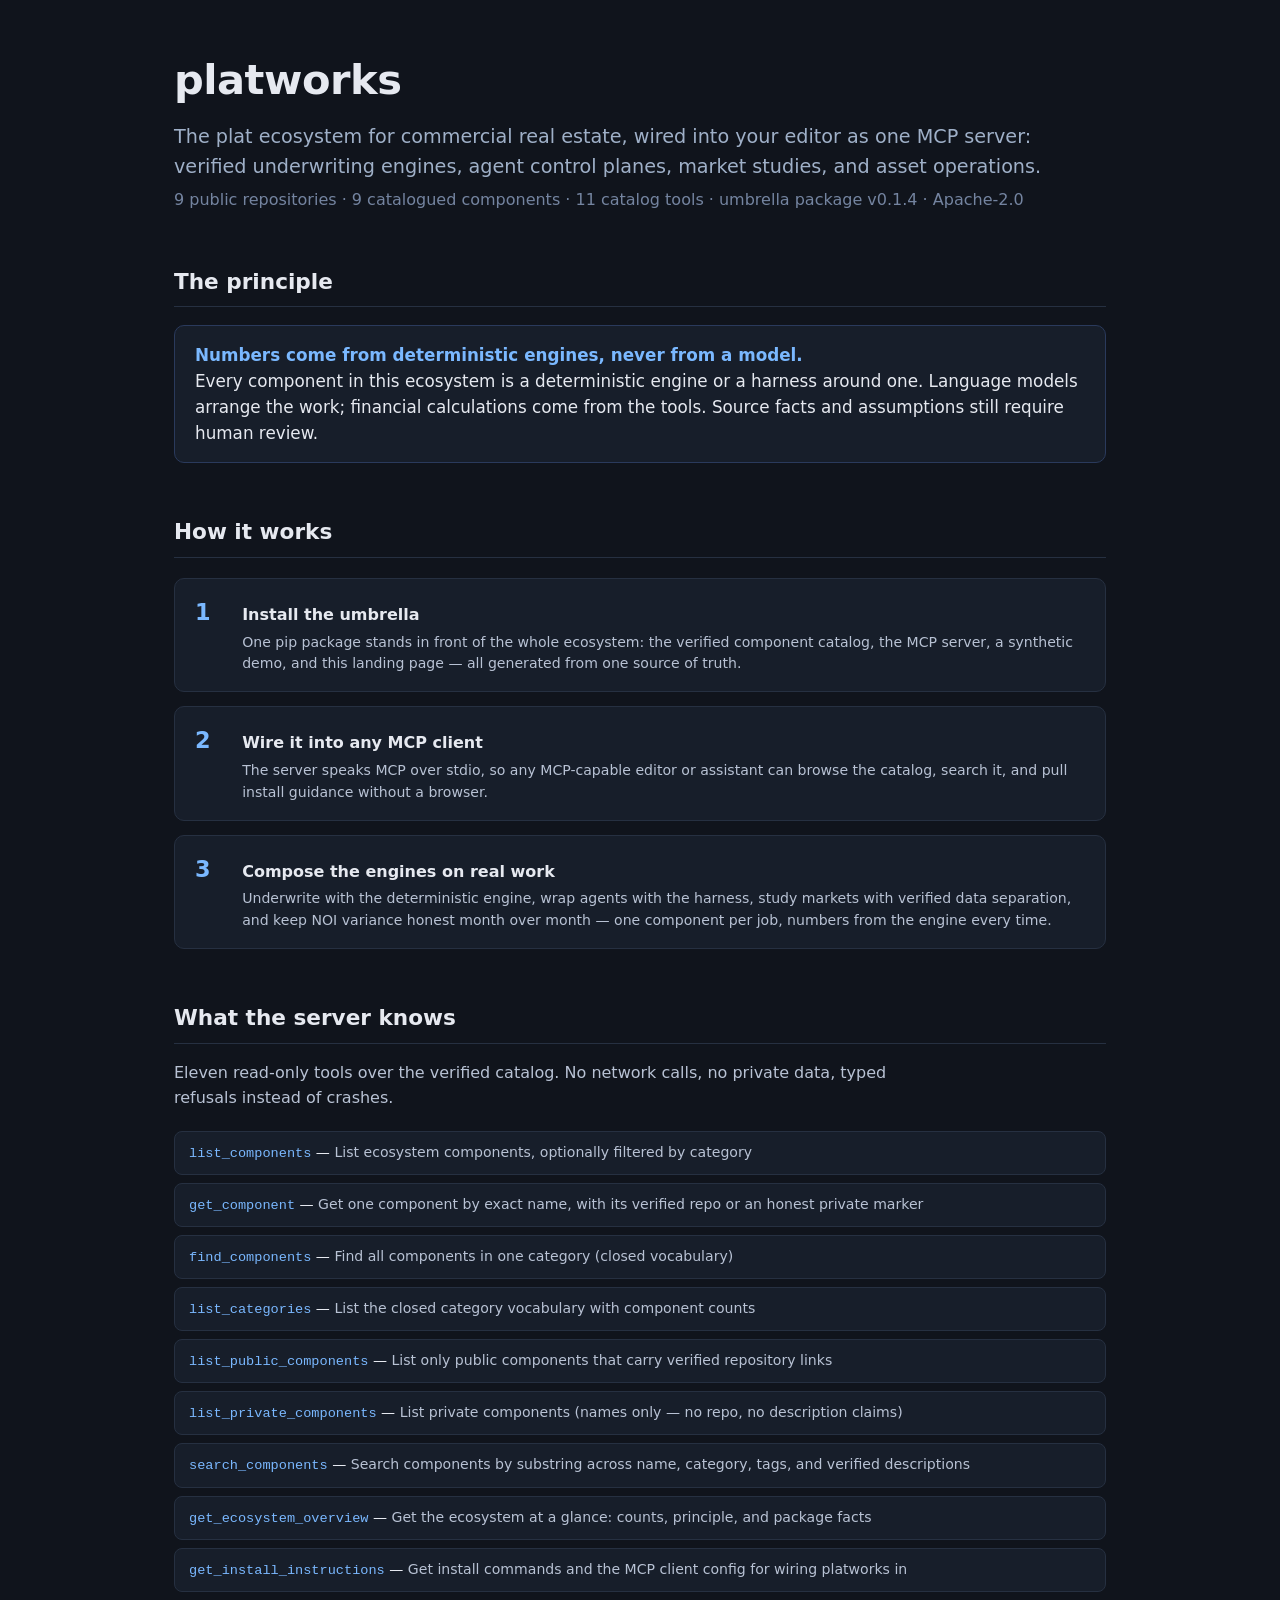
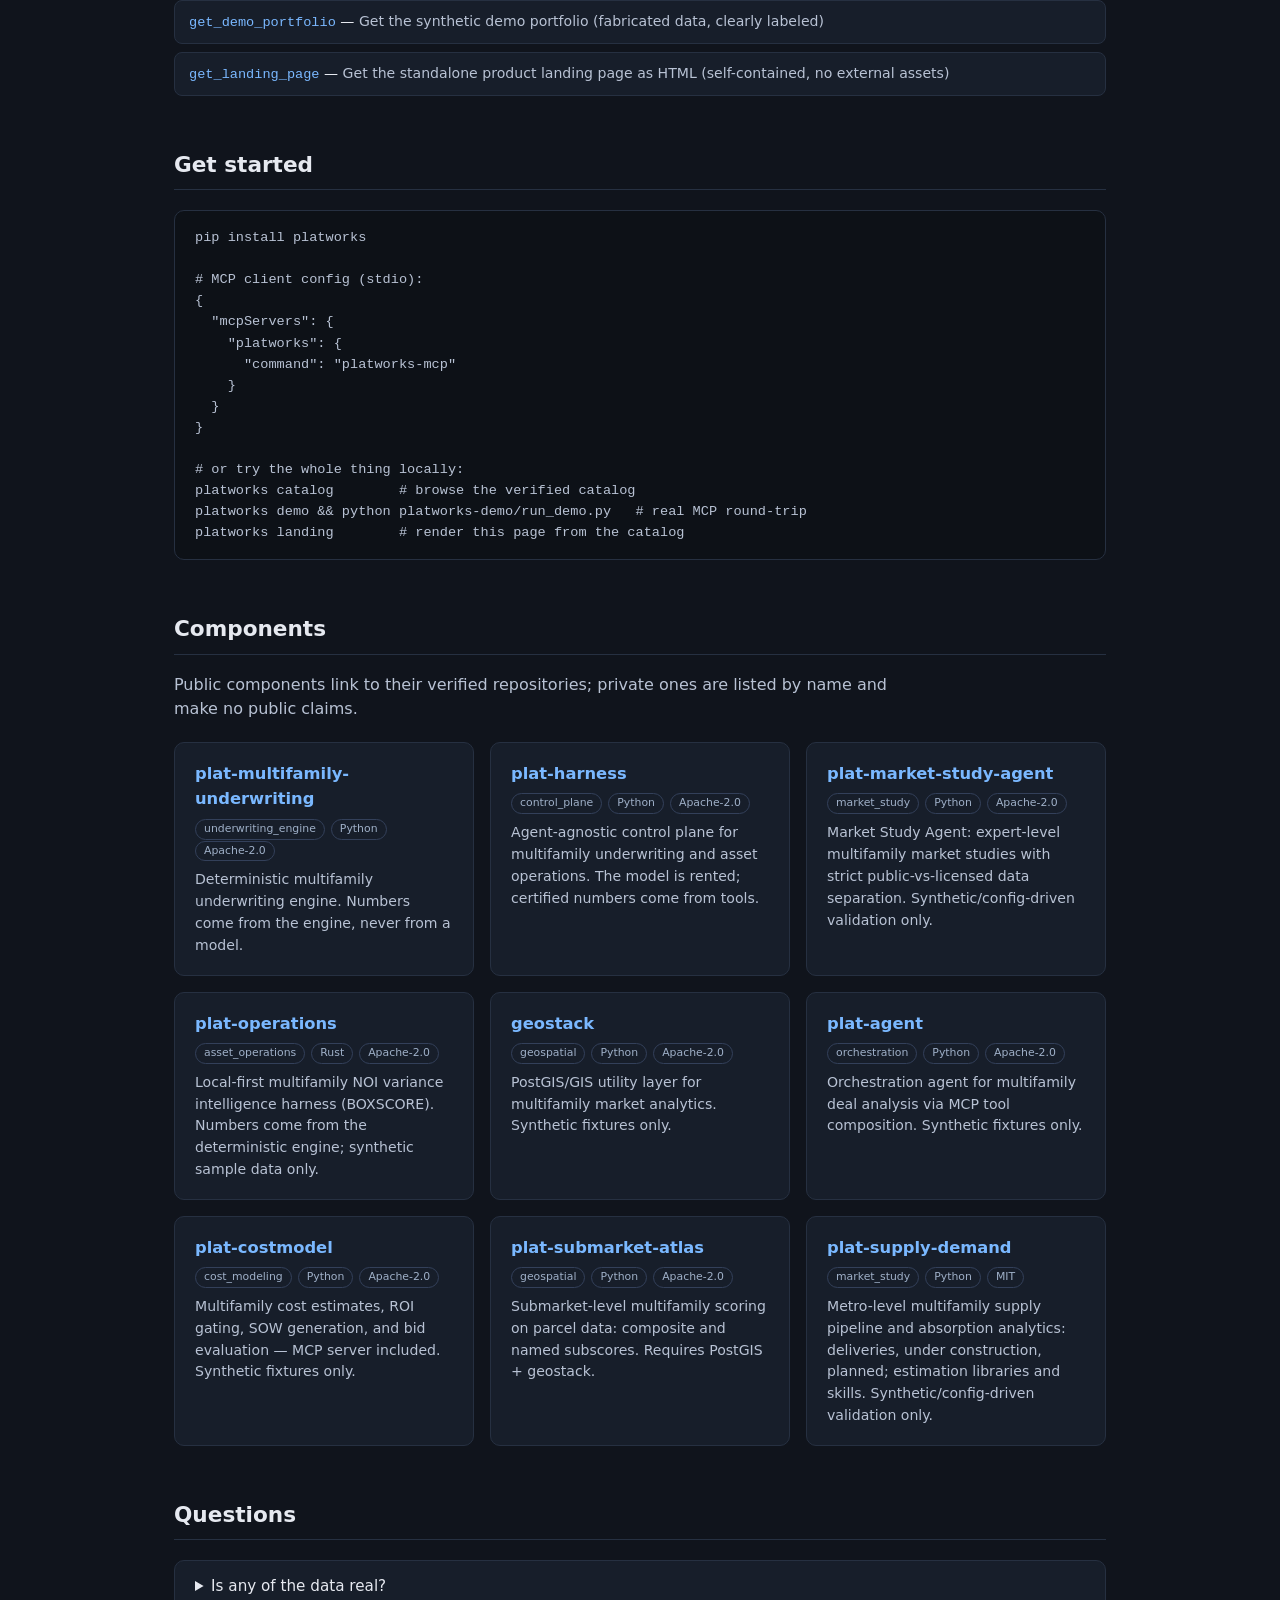
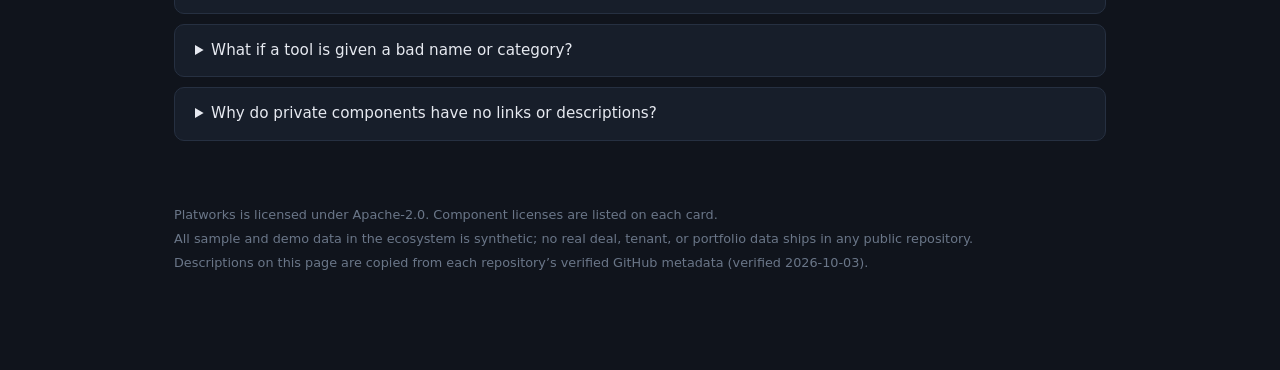
<file: docs/index.html>
<!DOCTYPE html>
<html lang="en">
<head>
<meta charset="utf-8">
<meta name="viewport" content="width=device-width, initial-scale=1">
<title>platworks — the plat ecosystem, one MCP server</title>
<style>
:root { color-scheme: light dark; }
* { box-sizing: border-box; }
body {
  font-family: system-ui, -apple-system, "Segoe UI", sans-serif;
  margin: 0; background: #10141c; color: #e6e9f0; line-height: 1.55;
}
.wrap { max-width: 980px; margin: 0 auto; padding: 48px 24px 96px; }
header h1 { font-size: 2.6rem; margin: 0 0 10px; letter-spacing: -0.5px; }
header p.tagline { font-size: 1.2rem; color: #9fb0c8; margin: 0 0 6px; }
header p.sub { color: #7484a0; margin: 0; }
section { margin-top: 52px; }
h2 { font-size: 1.35rem; border-bottom: 1px solid #263041; padding-bottom: 8px; }
p.lead { color: #b8c2d4; font-size: 1.0rem; max-width: 72ch; }
.principle {
  background: #171e2a; border: 1px solid #2a3a5c; border-radius: 10px;
  padding: 16px 20px; margin-top: 18px; font-size: 1.05rem;
}
.principle strong { color: #7ab8ff; }
.steps { display: grid; gap: 14px; margin-top: 20px; }
.step {
  display: flex; gap: 16px; align-items: baseline;
  background: #171e2a; border: 1px solid #263041; border-radius: 10px;
  padding: 16px 20px;
}
.step .num {
  font-size: 1.4rem; font-weight: 700; color: #7ab8ff; min-width: 2ch;
}
.step h3 { margin: 0 0 4px; font-size: 1.0rem; }
.step p { margin: 0; font-size: 0.88rem; color: #b8c2d4; }
.tool-list { display: grid; gap: 8px; margin-top: 20px; }
.tool {
  background: #171e2a; border: 1px solid #263041; border-radius: 8px;
  padding: 10px 14px; font-size: 0.88rem;
}
.tool code {
  color: #7ab8ff; font-size: 0.85rem; font-family: ui-monospace,
  "SF Mono", Menlo, Consolas, monospace;
}
.tool span { color: #b8c2d4; }
.install {
  background: #0d1117; border: 1px solid #263041; border-radius: 10px;
  padding: 16px 20px; margin-top: 20px; font-family: ui-monospace,
  "SF Mono", Menlo, Consolas, monospace; font-size: 0.85rem;
  color: #b8c2d4; white-space: pre; overflow-x: auto;
}
.grid {
  display: grid; grid-template-columns: repeat(auto-fill, minmax(280px, 1fr));
  gap: 16px; margin-top: 20px;
}
.card {
  background: #171e2a; border: 1px solid #263041; border-radius: 10px;
  padding: 18px 20px;
}
.card h3 { margin: 0 0 6px; font-size: 1.02rem; }
.card h3 a { color: #7ab8ff; text-decoration: none; }
.card h3 a:hover { text-decoration: underline; }
.card .meta { font-size: 0.78rem; color: #7484a0; margin-bottom: 8px; }
.card p { margin: 0; font-size: 0.88rem; color: #b8c2d4; }
.card.private { background: #141821; border-style: dashed; }
.card.private p { color: #6a7688; font-style: italic; }
.badge {
  display: inline-block; font-size: 0.68rem; padding: 1px 8px;
  border-radius: 999px; border: 1px solid #33405a; color: #9fb0c8;
  margin-right: 6px;
}
.faq { margin-top: 20px; }
.faq details {
  background: #171e2a; border: 1px solid #263041; border-radius: 10px;
  padding: 14px 20px; margin-bottom: 10px;
}
.faq summary { font-size: 0.95rem; color: #e6e9f0; cursor: pointer; }
.faq details p { margin: 10px 0 0; font-size: 0.88rem; color: #b8c2d4; }
footer { margin-top: 64px; color: #6a7688; font-size: 0.8rem; }
footer p { margin: 4px 0; }
</style>
</head>
<body>
<div class="wrap">
<header>
<h1>platworks</h1>
<p class="tagline">The plat ecosystem for commercial real estate, wired
into your editor as one MCP server: verified underwriting engines,
agent control planes, market studies, and asset operations.</p>
<p class="sub">9 public repositories &middot; 9
catalogued components &middot; 11 catalog tools &middot; umbrella
package v0.1.4 &middot; Apache-2.0</p>
</header>

<section>
<h2>The principle</h2>
<div class="principle">
<strong>Numbers come from deterministic engines, never from a model.</strong><br>
Every component in this ecosystem is a deterministic engine or a
harness around one. Language models arrange the work; financial calculations
come from the tools. Source facts and assumptions still require human review.
</div>
</section>

<section>
<h2>How it works</h2>
<div class="steps">
<div class="step"><div class="num">1</div><div>
<h3>Install the umbrella</h3>
<p>One pip package stands in front of the whole ecosystem: the verified
component catalog, the MCP server, a synthetic demo, and this landing
page — all generated from one source of truth.</p>
</div></div>
<div class="step"><div class="num">2</div><div>
<h3>Wire it into any MCP client</h3>
<p>The server speaks MCP over stdio, so any MCP-capable editor or
assistant can browse the catalog, search it, and pull install guidance
without a browser.</p>
</div></div>
<div class="step"><div class="num">3</div><div>
<h3>Compose the engines on real work</h3>
<p>Underwrite with the deterministic engine, wrap agents with the
harness, study markets with verified data separation, and keep NOI
variance honest month over month — one component per job, numbers
from the engine every time.</p>
</div></div>
</div>
</section>

<section>
<h2>What the server knows</h2>
<p class="lead">Eleven read-only tools over the verified catalog. No
network calls, no private data, typed refusals instead of crashes.</p>
<div class="tool-list">
<div class="tool"><code>list_components</code> &mdash; <span>List ecosystem components, optionally filtered by category</span></div><div class="tool"><code>get_component</code> &mdash; <span>Get one component by exact name, with its verified repo or an honest private marker</span></div><div class="tool"><code>find_components</code> &mdash; <span>Find all components in one category (closed vocabulary)</span></div><div class="tool"><code>list_categories</code> &mdash; <span>List the closed category vocabulary with component counts</span></div><div class="tool"><code>list_public_components</code> &mdash; <span>List only public components that carry verified repository links</span></div><div class="tool"><code>list_private_components</code> &mdash; <span>List private components (names only — no repo, no description claims)</span></div><div class="tool"><code>search_components</code> &mdash; <span>Search components by substring across name, category, tags, and verified descriptions</span></div><div class="tool"><code>get_ecosystem_overview</code> &mdash; <span>Get the ecosystem at a glance: counts, principle, and package facts</span></div><div class="tool"><code>get_install_instructions</code> &mdash; <span>Get install commands and the MCP client config for wiring platworks in</span></div><div class="tool"><code>get_demo_portfolio</code> &mdash; <span>Get the synthetic demo portfolio (fabricated data, clearly labeled)</span></div><div class="tool"><code>get_landing_page</code> &mdash; <span>Get the standalone product landing page as HTML (self-contained, no external assets)</span></div>
</div>
</section>

<section>
<h2>Get started</h2>
<div class="install">pip install platworks

# MCP client config (stdio):
{
  "mcpServers": {
    "platworks": {
      "command": "platworks-mcp"
    }
  }
}

# or try the whole thing locally:
platworks catalog        # browse the verified catalog
platworks demo &amp;&amp; python platworks-demo/run_demo.py   # real MCP round-trip
platworks landing        # render this page from the catalog</div>
</section>

<section>
<h2>Components</h2>
<p class="lead">Public components link to their verified repositories;
private ones are listed by name and make no public claims.</p>
<div class="grid">
<div class="card"><h3><a href="https://github.com/paintbrushv/plat-multifamily-underwriting">plat-multifamily-underwriting</a></h3><div class="meta"><span class="badge">underwriting_engine</span><span class="badge">Python</span><span class="badge">Apache-2.0</span></div><p>Deterministic multifamily underwriting engine. Numbers come from the engine, never from a model.</p></div><div class="card"><h3><a href="https://github.com/paintbrushv/plat-harness">plat-harness</a></h3><div class="meta"><span class="badge">control_plane</span><span class="badge">Python</span><span class="badge">Apache-2.0</span></div><p>Agent-agnostic control plane for multifamily underwriting and asset operations. The model is rented; certified numbers come from tools.</p></div><div class="card"><h3><a href="https://github.com/paintbrushv/plat-market-study-agent">plat-market-study-agent</a></h3><div class="meta"><span class="badge">market_study</span><span class="badge">Python</span><span class="badge">Apache-2.0</span></div><p>Market Study Agent: expert-level multifamily market studies with strict public-vs-licensed data separation. Synthetic/config-driven validation only.</p></div><div class="card"><h3><a href="https://github.com/paintbrushv/plat-operations">plat-operations</a></h3><div class="meta"><span class="badge">asset_operations</span><span class="badge">Rust</span><span class="badge">Apache-2.0</span></div><p>Local-first multifamily NOI variance intelligence harness (BOXSCORE). Numbers come from the deterministic engine; synthetic sample data only.</p></div><div class="card"><h3><a href="https://github.com/paintbrushv/geostack">geostack</a></h3><div class="meta"><span class="badge">geospatial</span><span class="badge">Python</span><span class="badge">Apache-2.0</span></div><p>PostGIS/GIS utility layer for multifamily market analytics. Synthetic fixtures only.</p></div><div class="card"><h3><a href="https://github.com/paintbrushv/plat-agent">plat-agent</a></h3><div class="meta"><span class="badge">orchestration</span><span class="badge">Python</span><span class="badge">Apache-2.0</span></div><p>Orchestration agent for multifamily deal analysis via MCP tool composition. Synthetic fixtures only.</p></div><div class="card"><h3><a href="https://github.com/paintbrushv/plat-costmodel">plat-costmodel</a></h3><div class="meta"><span class="badge">cost_modeling</span><span class="badge">Python</span><span class="badge">Apache-2.0</span></div><p>Multifamily cost estimates, ROI gating, SOW generation, and bid evaluation — MCP server included. Synthetic fixtures only.</p></div><div class="card"><h3><a href="https://github.com/paintbrushv/plat-submarket-atlas">plat-submarket-atlas</a></h3><div class="meta"><span class="badge">geospatial</span><span class="badge">Python</span><span class="badge">Apache-2.0</span></div><p>Submarket-level multifamily scoring on parcel data: composite and named subscores. Requires PostGIS + geostack.</p></div><div class="card"><h3><a href="https://github.com/paintbrushv/plat-supply-demand">plat-supply-demand</a></h3><div class="meta"><span class="badge">market_study</span><span class="badge">Python</span><span class="badge">MIT</span></div><p>Metro-level multifamily supply pipeline and absorption analytics: deliveries, under construction, planned; estimation libraries and skills. Synthetic/config-driven validation only.</p></div>
</div>

</section>

<section>
<h2>Questions</h2>
<div class="faq">
<details>
<summary>Is any of the data real?</summary>
<p>No. The demo portfolio is fabricated end to end — invented
properties, cities, and numbers — and is labeled synthetic everywhere
it appears. The catalog itself carries only public repository
metadata, verified against the GitHub API on 2026-10-03.</p>
</details>
<details>
<summary>What if a tool is given a bad name or category?</summary>
<p>It never crashes and never guesses. Every tool returns JSON, and
failures come back as typed refusals inside the payload —
<code>{"error": {"type": ..., "message": ...}}</code> — naming the
valid options so a client can self-correct.</p>
</details>
<details>
<summary>Why do private components have no links or descriptions?</summary>
<p>Because the catalog refuses to make unverified public claims. A
private component ships only its name and category; when it is
published and verified, the catalog — and every tool and this page —
updates from the same source of truth.</p>
</details>
</div>
</section>

<footer>
<p>Platworks is licensed under Apache-2.0. Component licenses are listed on each card.</p>
<p>All sample and demo data in the
ecosystem is synthetic; no real deal, tenant, or portfolio data ships in
any public repository.</p>
<p>Descriptions on this page are copied from each repository&rsquo;s
verified GitHub metadata (verified 2026-10-03).</p>
</footer>
</div>
</body>
</html>
</file>
